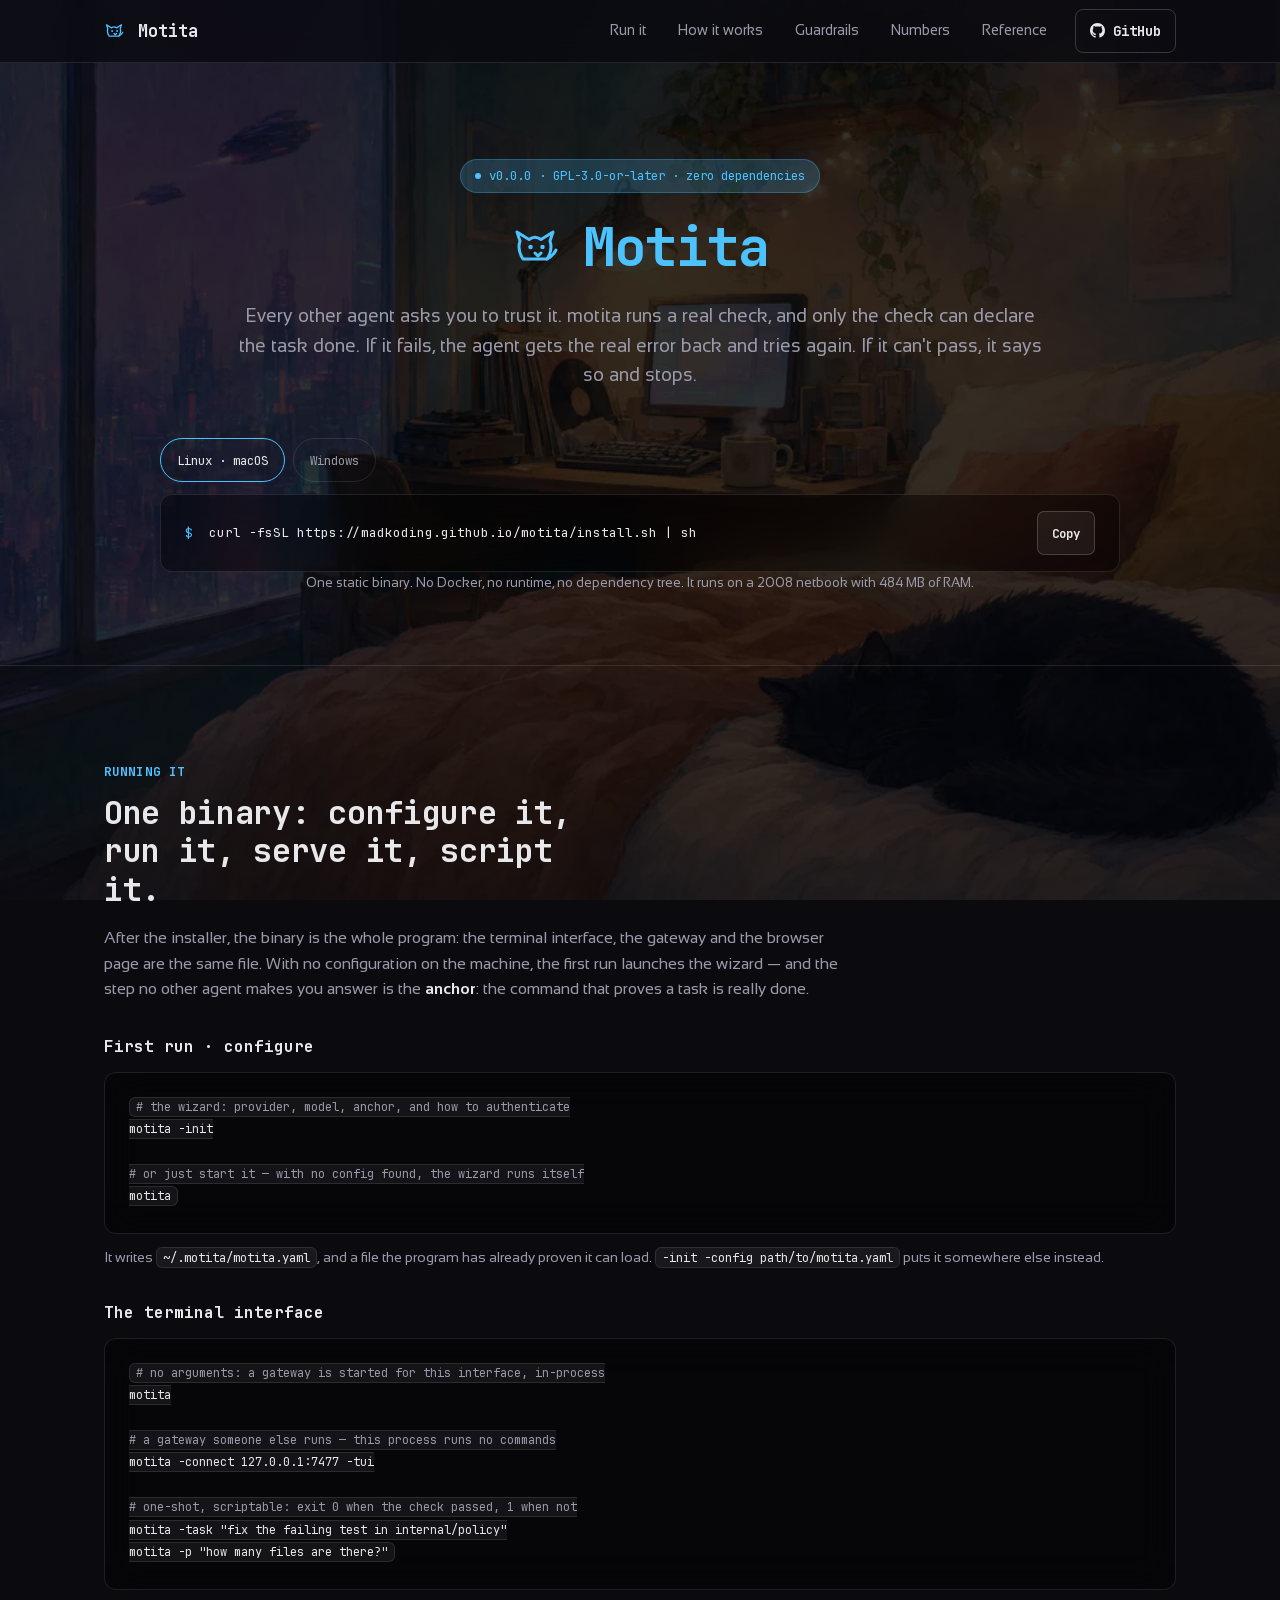
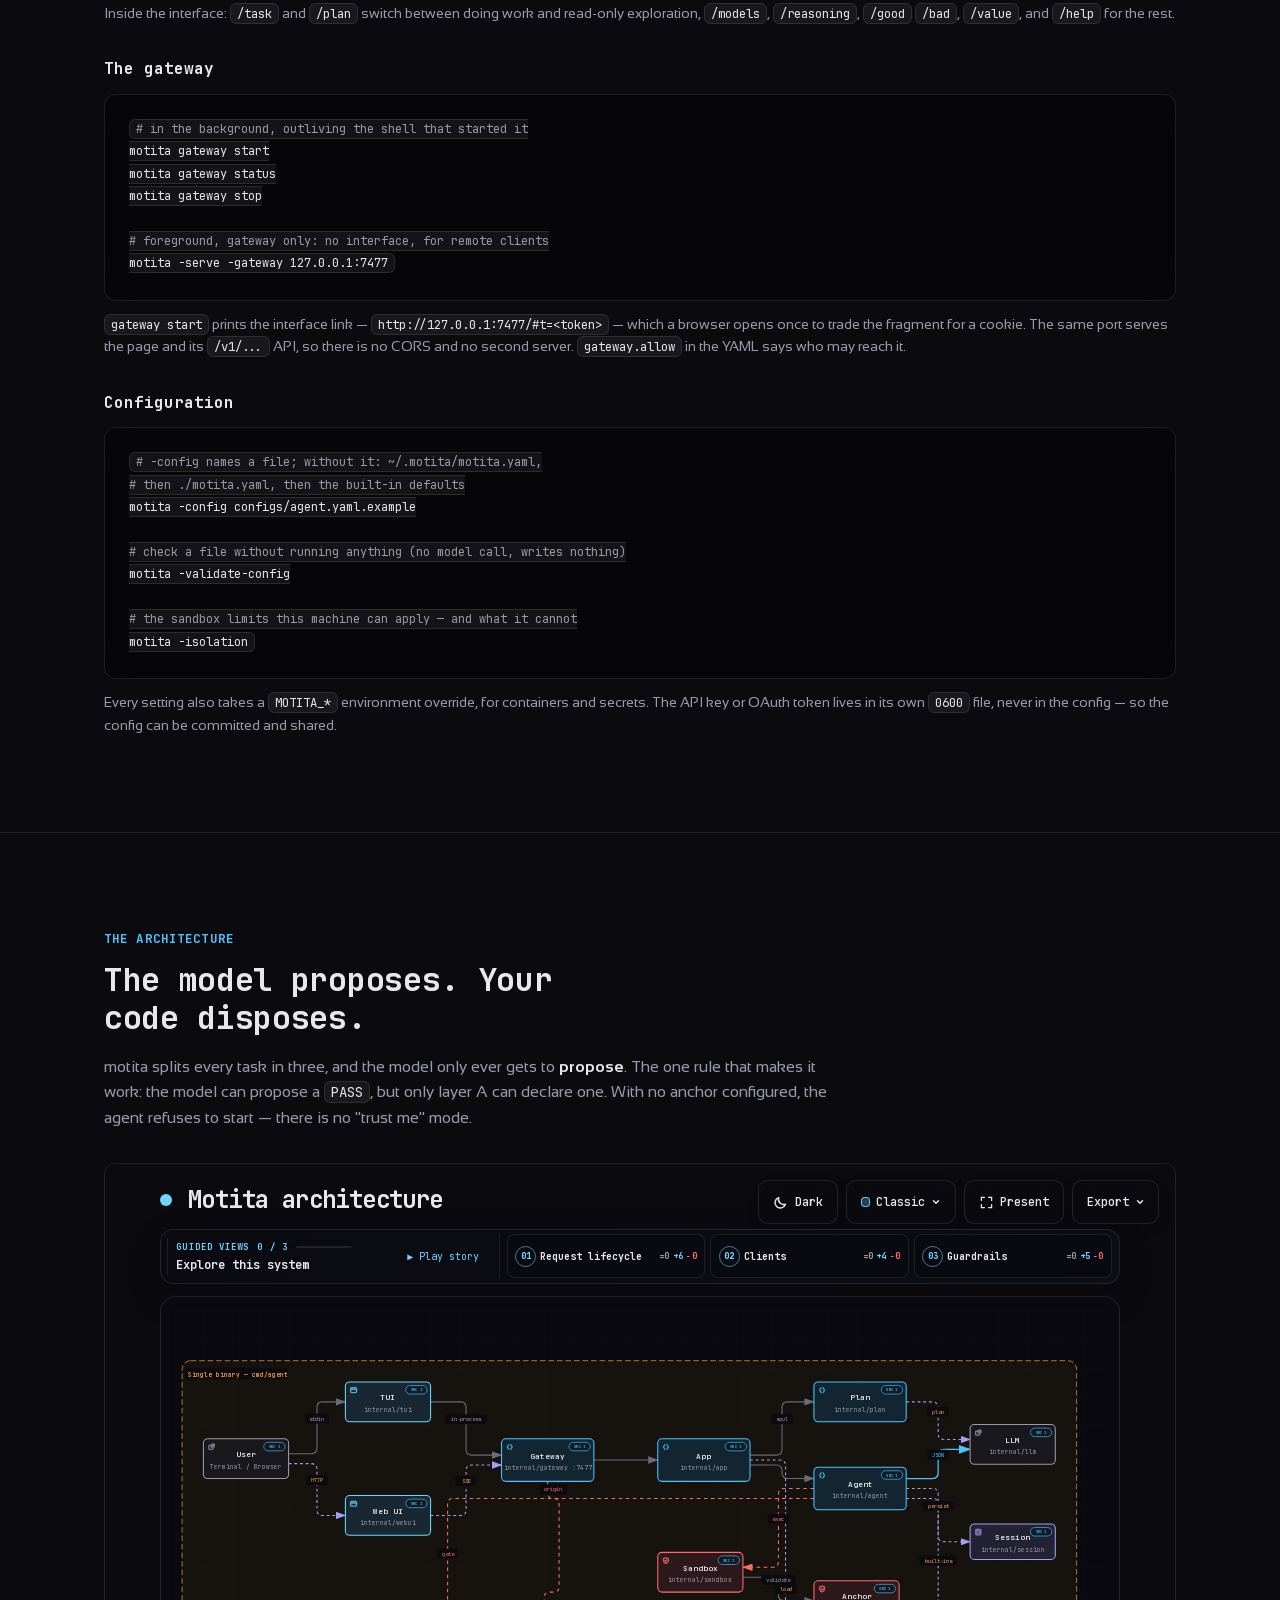
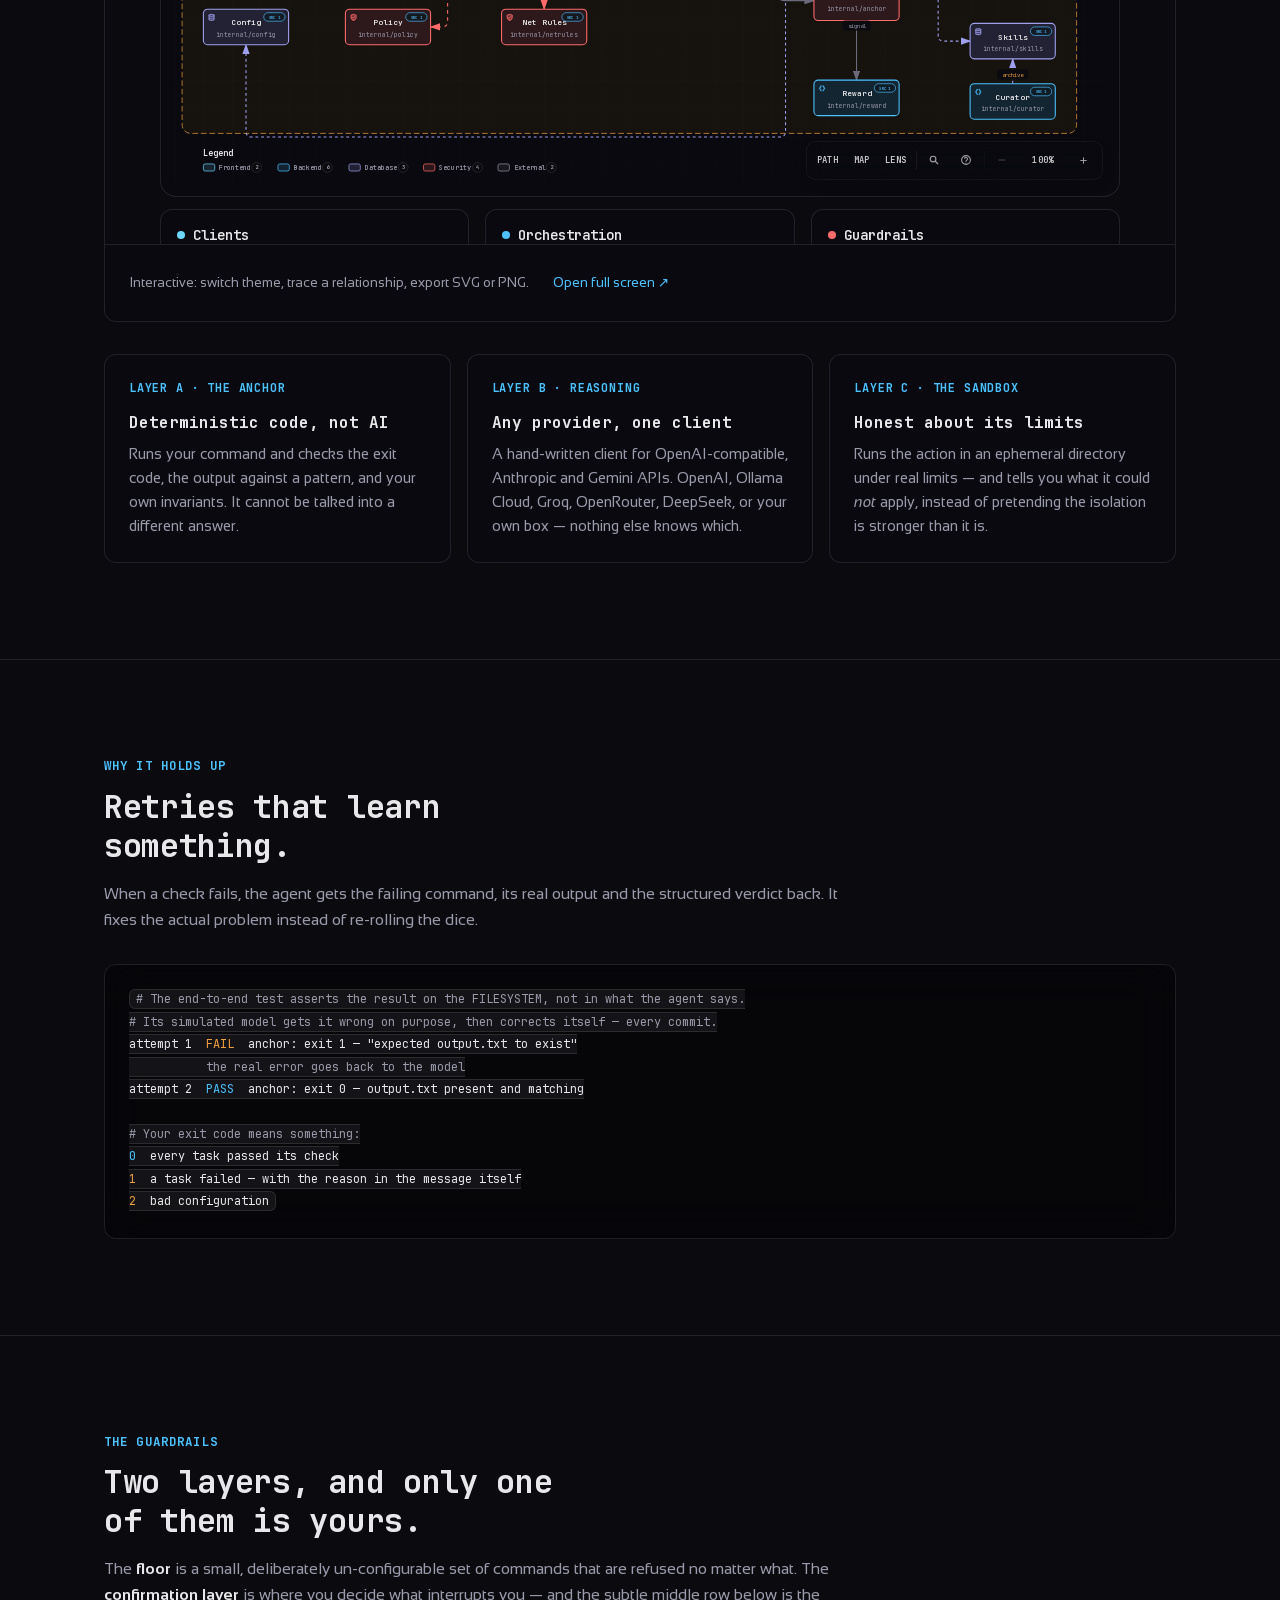
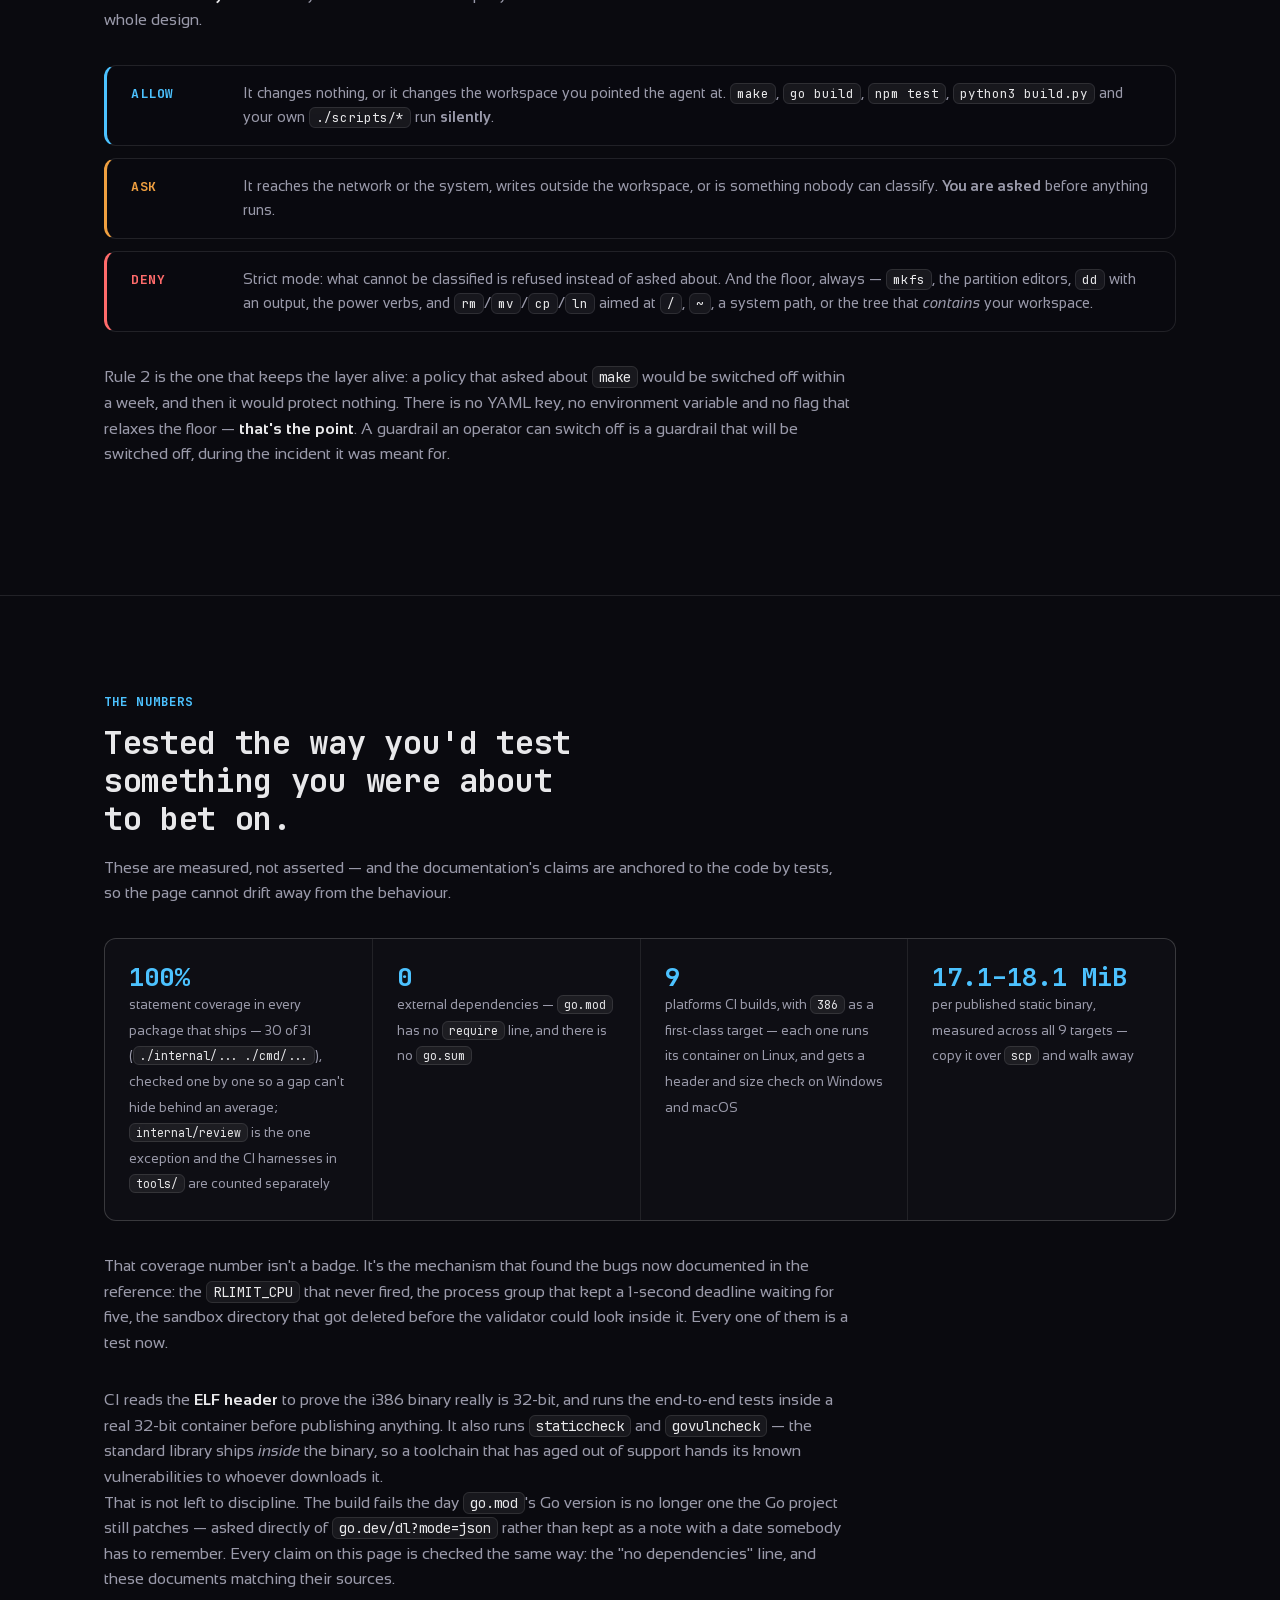
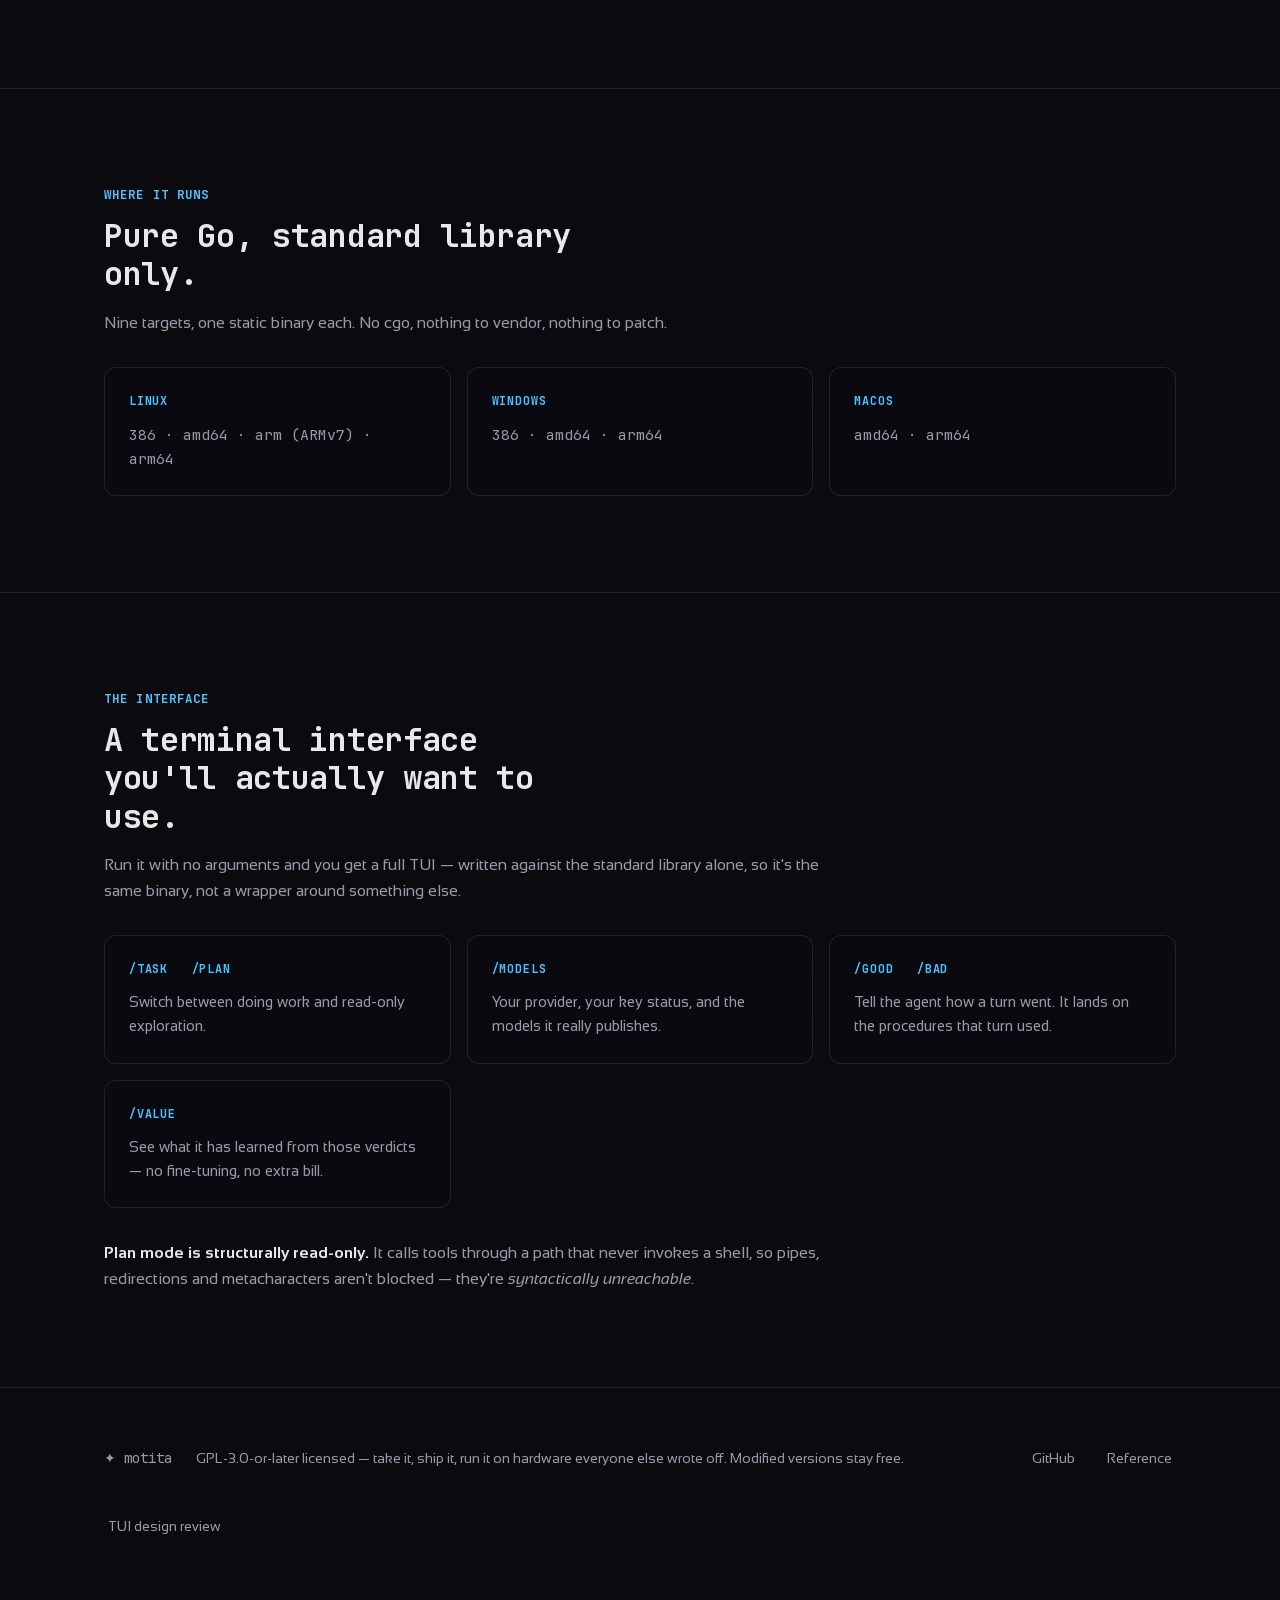
<file: site/index.html>
<!DOCTYPE html>
<html lang="en">
<head>
<meta charset="utf-8">
<meta name="viewport" content="width=device-width, initial-scale=1">
<title>Motita — the AI agent that has to prove it finished</title>
<meta name="description" content="A three-layer AI agent that runs a real check to prove a task is done. One static binary, zero dependencies, runs on a 2008 netbook.">
<meta name="color-scheme" content="dark">
<link rel="icon" href="data:image/svg+xml,<svg xmlns='http://www.w3.org/2000/svg' viewBox='0 0 32 32'><g stroke='%234cc2ff' stroke-width='2' fill='none' stroke-linecap='round' stroke-linejoin='round'><path d='M8 24 Q4 18 6 12 L4 6 L12 11 Q16 8 20 11 L28 6 L26 12 Q28 18 24 24 Z'/><circle cx='13' cy='16' r='1.5' fill='%234cc2ff' stroke='none'/><circle cx='21' cy='16' r='1.5' fill='%234cc2ff' stroke='none'/><path d='M16 20 L18 22 L20 20'/><path d='M24 24 Q28 22 30 18'/></g></svg>">
<!-- Preload the two faces the first paint needs, so the headline is not
     re-laid-out after the illustration has already shown. -->
<link rel="preload" href="fonts/Sansation-Bold.woff2" as="font" type="font/woff2" crossorigin>
<link rel="preload" href="fonts/Sansation-Regular.woff2" as="font" type="font/woff2" crossorigin>
<style>
  /* ─── The product's own fonts, self-hosted ──────────────────────
   * These are the SAME files the browser interface embeds (web/public/),
   * copied verbatim, so page and product are one artifact instead of two
   * that merely resemble each other. Self-hosted and not from a CDN: the
   * binary ships with zero external dependencies, and a page that pulled
   * its type from fonts.googleapis.com would be a claim it cannot keep.
   *
   * Weights are the ones the family actually HAS: Sansation is 300/400/700
   * (+ italics). Writing 500 or 600 here would be a request the browser
   * fakes by synthesis, which is a different letterform, not a heavier one.
   *
   * The icon face (JetBrainsMonoNerdFont-Icons.woff2, 932 KB of PUA glyphs)
   * is deliberately NOT copied: no page here prints a Nerd Font icon, and
   * fetching 932 KB to never draw a glyph is the waste the app's own
   * unicode-range exists to prevent. */
  @font-face {
    font-family: 'Sansation'; font-weight: 300; font-style: normal;
    src: url(fonts/Sansation-Light.woff2) format('woff2'); font-display: swap;
  }
  @font-face {
    font-family: 'Sansation'; font-weight: 300; font-style: italic;
    src: url(fonts/Sansation-LightItalic.woff2) format('woff2'); font-display: swap;
  }
  @font-face {
    font-family: 'Sansation'; font-weight: 400; font-style: normal;
    src: url(fonts/Sansation-Regular.woff2) format('woff2'); font-display: swap;
  }
  @font-face {
    font-family: 'Sansation'; font-weight: 400; font-style: italic;
    src: url(fonts/Sansation-Italic.woff2) format('woff2'); font-display: swap;
  }
  @font-face {
    font-family: 'Sansation'; font-weight: 700; font-style: normal;
    src: url(fonts/Sansation-Bold.woff2) format('woff2'); font-display: swap;
  }
  @font-face {
    font-family: 'Sansation'; font-weight: 700; font-style: italic;
    src: url(fonts/Sansation-BoldItalic.woff2) format('woff2'); font-display: swap;
  }
  @font-face {
    font-family: 'JetBrainsMonoNF'; font-weight: 400; font-style: normal;
    src: url(fonts/JetBrainsMonoNerdFont-Regular.woff2) format('woff2'); font-display: swap;
  }
  @font-face {
    font-family: 'JetBrainsMonoNF'; font-weight: 700; font-style: normal;
    src: url(fonts/JetBrainsMonoNerdFont-Bold.woff2) format('woff2'); font-display: swap;
  }

  /* ─── Design system: motita's own ────────────────────────────────
   * Every token below is read off the running product, not invented:
   *   accent          #4cc2ff  — the app's --accent (tailwind.config.js)
   *   base            #0a0a0f  — .app-bg's background-color
   *   surface         rgba(10,10,16,.78) — .frosted, over the illustration
   *   fg              #e8e8ea  — the app's primary text
   *   muted-fg        #9a9aaa  — the app's secondary text
   *   faint           #6a6a7a  — the app's labels and section headings
   *   warning         #f0a040  — the app's warning (App.tsx)
   *   danger          #ff6b6b  — the app's danger (tailwind.config.js)
   * The page kept a green (#22C55E) that appears nowhere in the product,
   * which meant the site and the thing it describes were two different
   * designs. Tokens first, so every surface reads from one place. */
  :root {
    color-scheme: dark;
    --bg: #0a0a0f;
    --bg-deep: rgba(0, 0, 0, 0.38);
    --card: rgba(10, 10, 16, 0.78);
    --card-solid: #16161e;
    --muted: rgba(255, 255, 255, 0.06);
    --fg: #e8e8ea;
    --muted-fg: #9a9aaa;
    --faint: #6a6a7a;
    --border: rgba(255, 255, 255, 0.10);
    --border-strong: rgba(255, 255, 255, 0.18);
    --accent: #4cc2ff;
    --accent-dim: #3aa8e0;
    --accent-glow: rgba(76, 194, 255, 0.2);
    --on-accent: #0a0a0f;
    --amber: #f0a040;
    --rose: #ff6b6b;
    --cyan: #6dd5ff;
    --violet: #a0a0f0;
    --ring: #4cc2ff;
    --mono: 'JetBrainsMonoNF', ui-monospace, SFMono-Regular, Menlo, monospace;
    --sans: 'Sansation', system-ui, -apple-system, 'Segoe UI', sans-serif;
    --radius: 12px;
    --radius-lg: 16px;
    --blur: blur(20px) saturate(1.3);
    --space-1: 4px;  --space-2: 8px;  --space-3: 12px; --space-4: 16px;
    --space-5: 24px; --space-6: 32px; --space-7: 48px; --space-8: 64px; --space-9: 96px;
  }

  /* The frosted panel: the app's .frosted, and the reason the illustration
     can sit behind the whole page instead of only at the top. */
  .frosted {
    background: var(--card);
    backdrop-filter: var(--blur);
    -webkit-backdrop-filter: var(--blur);
  }

  *, *::before, *::after { box-sizing: border-box; }

  html { scroll-behavior: smooth; }
  @media (prefers-reduced-motion: reduce) {
    html { scroll-behavior: auto; }
    *, *::before, *::after { animation-duration: .01ms !important; transition-duration: .01ms !important; }
  }

  /* ─── The illustration, exactly as the app ships it ──────────────
   * site/chat-bg.webp is a byte copy of web/public/chat-bg.webp, the same
   * picture the browser interface paints behind its own panels. Fixed and
   * cover, so it reads as one continuous scene under a scrolling page
   * instead of a repeating texture.
   *
   * The dark base colour is painted UNDER the image and is what the
   * frosted panels are measured against: on a phone the illustration is
   * narrow, and an unloaded image would otherwise leave text on white.
   *
   * It is decorative and it is NOT the content: `prefers-reduced-data`
   * drops it, and so does a reader who cannot load it. Everything the
   * page claims stands on its own without it. */
  body {
    margin: 0;
    background-color: var(--bg);
    color: var(--fg);
    font-family: var(--sans);
    font-size: 16px;
    line-height: 1.6;
    -webkit-font-smoothing: antialiased;
    overflow-x: hidden;
  }
  body::before {
    content: "";
    position: fixed;
    inset: 0;
    z-index: -1;
    /* The scrim is layered ON TOP of the illustration rather than only dimming
       it with `filter`. Both are needed and they do different things: the
       gradient compresses the whole image uniformly, so the lit window on the
       left stops being a light source under the text, while `brightness` keeps
       the picture's own colour.

       The numbers come from measuring the rendered pixels, not from taste. With
       `brightness(0.42)` alone the brightest pixel under the hero was sRGB ~102,
       and the muted text (#9a9aaa) over it measured 2.05-3.13:1 against a 4.5:1
       requirement - a page that looks atmospheric in a screenshot and is
       genuinely hard to read on a bright panel. The first ancestor-walking
       contrast check cannot catch this: it stops at body's #0a0a0f, a colour the
       illustration paints over, and reports a comfortable pass on pixels nobody
       sees. scripts/measure-site-contrast.js re-measures it against the image. */
    background-image:
      linear-gradient(rgba(10, 10, 15, 0.62), rgba(10, 10, 15, 0.62)),
      url(chat-bg.webp);
    background-size: cover, cover;
    background-position: center, center;
    background-repeat: no-repeat, no-repeat;
    filter: brightness(0.5) saturate(0.9);
  }
  @media (prefers-reduced-data: reduce) {
    body::before { background-image: none; }
  }

  .wrap { max-width: 1120px; margin: 0 auto; padding: 0 var(--space-5); position: relative; z-index: 1; }

  a { color: var(--accent); text-decoration: none; }
  a:hover { text-decoration: underline; text-underline-offset: 3px; }

  /* Visible focus on EVERY interactive control, including in the header. */
  a:focus-visible, button:focus-visible {
    outline: 2px solid var(--ring);
    outline-offset: 3px;
    border-radius: 6px;
  }

  code, kbd, .mono { font-family: var(--mono); }
  code {
    background: var(--muted);
    border: 1px solid var(--border);
    border-radius: 6px;
    padding: 1px 6px;
    font-size: .875em;
    color: var(--fg);
  }

  /* ---------- skip link ---------- */
  .skip {
    position: absolute; left: -9999px; top: 0;
    background: var(--accent); color: var(--on-accent);
    padding: var(--space-3) var(--space-4); border-radius: 0 0 var(--radius) 0;
    font-weight: 700; z-index: 100;
  }
  .skip:focus { left: 0; }

  /* ---------- header ---------- */
  /* Same frosted panel the app's own header uses, so the illustration runs
     the full height of the page and the bar reads as glass over it. */
  header {
    position: sticky; top: 0; z-index: 50;
    background: rgba(10, 10, 16, 0.82);
    backdrop-filter: var(--blur);
    -webkit-backdrop-filter: var(--blur);
    border-bottom: 1px solid var(--border);
  }
  .bar { display: flex; align-items: center; gap: var(--space-5); height: 62px; }
  .brand {
    font-family: var(--mono); font-weight: 700; font-size: 1.05rem;
    color: var(--fg); display: flex; align-items: center; gap: var(--space-2);
    white-space: nowrap;
  }
  .brand span, .brand svg { color: var(--accent); }
  nav { margin-left: auto; display: flex; align-items: center; gap: var(--space-5); }
  /* inline-flex + min-height, so the links keep the same visual line they had
     while the tappable box reaches 44px. A text-only link measures ~23px tall,
     and a short label like "Run it" only 36px wide - both are misses on a phone
     and invisible in a screenshot. The horizontal padding is what carries the
     short labels: it is 4px a side, so the row looks unchanged. */
  nav a {
    color: var(--muted-fg); font-size: .9rem; font-weight: 400; white-space: nowrap;
    display: inline-flex; align-items: center; justify-content: center;
    min-height: 44px; padding: 0 var(--space-1);
  }
  nav a:hover { color: var(--fg); text-decoration: none; }
  .gh {
    display: inline-flex; align-items: center; gap: var(--space-2);
    border: 1px solid var(--border-strong); border-radius: 8px;
    padding: 10px 14px; color: var(--fg); font-size: .875rem; font-weight: 700;
    font-family: var(--mono); min-height: 44px;
  }
  .gh:hover { border-color: var(--accent); text-decoration: none; background: var(--accent-glow); }
  @media (max-width: 860px) { nav a:not(.gh) { display: none; } }

  /* ---------- hero ---------- */
  .hero { padding: var(--space-9) 0 var(--space-7); text-align: center; }
  .pill {
    display: inline-flex; align-items: center; gap: var(--space-2);
    font-family: var(--mono); font-size: .78rem; font-weight: 400;
    color: var(--accent); background: var(--accent-glow);
    border: 1px solid rgba(76, 194, 255, 0.28); border-radius: 100px;
    padding: 6px 14px; margin-bottom: var(--space-5);
  }
  .dot { width: 6px; height: 6px; border-radius: 50%; background: var(--accent); }

  h1 {
    font-family: var(--mono); font-weight: 700;
    font-size: clamp(2rem, 5.2vw, 3.35rem);
    line-height: 1.12; letter-spacing: -.02em;
    margin: 0 0 var(--space-5); max-width: 20ch; margin-inline: auto;
  }
  h1 em { font-style: normal; color: var(--accent); }
  .hero-title { color: var(--accent); display: flex; align-items: center; justify-content: center; gap: var(--space-3); }
  .hero-title svg { color: var(--accent); flex-shrink: 0; }
  .lede {
    font-size: clamp(1rem, 2vw, 1.16rem); color: var(--muted-fg);
    max-width: 62ch; margin: 0 auto var(--space-7);
  }

  /* ---------- install ---------- */
  .install { max-width: 960px; margin: 0 auto var(--space-5); }
  .cmd {
    display: flex; align-items: center; gap: var(--space-4);
    background: rgba(0, 0, 0, 0.42); border: 1px solid var(--border);
    border-radius: var(--radius); padding: var(--space-4) var(--space-5);
    font-family: var(--mono); font-size: .8rem; text-align: left;
    backdrop-filter: var(--blur);
    -webkit-backdrop-filter: var(--blur);
  }
  .cmd .prompt { color: var(--accent); user-select: none; flex: none; }
  .cmd code {
    background: none; border: 0; padding: 0; flex: 1;
    overflow-x: auto; white-space: nowrap; color: var(--fg); font-size: .8rem;
  }
  .copy {
    flex: none; background: var(--muted); color: var(--fg);
    border: 1px solid var(--border-strong); border-radius: 7px;
    padding: 11px 14px; font-family: var(--mono); font-size: .78rem;
    font-weight: 700; cursor: pointer; min-height: 44px;
    transition: background .15s ease, border-color .15s ease;
  }
  .copy:hover { background: var(--border); border-color: var(--accent); }
  .hero-note { font-size: .82rem; color: var(--muted-fg); margin: 0; }

  /* Two installers, one for each kind of machine. The tabs reuse the page's own tokens
     (--muted-fg at rest, --fg when selected) rather than introducing a colour pair: a new
     combination would also be a new contrast question, and scripts/cdp_site_contrast.py
     already measures these two against the background. */
  .tabs { display: flex; gap: var(--space-2); margin-bottom: var(--space-3); }
  .tab {
    background: none; border: 1px solid var(--border); border-radius: 100px;
    color: var(--muted-fg); font-family: var(--mono); font-size: .78rem;
    padding: 8px 16px; min-height: 44px; cursor: pointer;
    transition: color .15s ease, border-color .15s ease;
  }
  .tab:hover { border-color: var(--accent); }
  .tab[aria-selected="true"] { color: var(--fg); border-color: var(--accent); }
  .panel[hidden] { display: none; }

  /* ---------- run: launch commands ---------- */
  /* The four blocks are a grid, and a grid child defaults to min-width:auto —
     meaning the longest command inside a <pre> stretches the column instead of
     scrolling inside it. min-width:0 is what keeps the page from going wide on a
     phone; the code block scrolls, the layout does not. */
  .run { display: grid; gap: var(--space-6); margin-top: var(--space-6); }
  .run > div { min-width: 0; }
  .run h3 { margin-top: 0; }
  .run pre { margin-top: var(--space-3); }
  .run .hint {
    color: var(--muted-fg); font-size: .88rem; margin: var(--space-3) 0 0;
  }

  /* ---------- sections ---------- */
  section { padding: var(--space-9) 0; border-top: 1px solid var(--border); }
  .eyebrow {
    font-family: var(--mono); font-size: .78rem; font-weight: 700;
    color: var(--accent); letter-spacing: .09em; text-transform: uppercase;
    margin: 0 0 var(--space-3);
  }
  h2 {
    font-family: var(--mono); font-size: clamp(1.4rem, 3.2vw, 2rem);
    font-weight: 700; letter-spacing: -.01em; line-height: 1.2;
    margin: 0 0 var(--space-4); max-width: 26ch;
  }
  h3 { font-family: var(--mono); font-size: 1rem; font-weight: 700; margin: 0 0 var(--space-2); }
  .sub { color: var(--muted-fg); max-width: 68ch; margin: 0 0 var(--space-6); }
  .sub strong { color: var(--fg); font-weight: 700; }

  /* Cards are frosted panels now, not opaque blocks: the illustration
     shows through every one of them the same way it does in the app. */
  .cards {
    display: grid; gap: var(--space-4);
    grid-template-columns: repeat(auto-fit, minmax(min(100%, 280px), 1fr));
  }
  .card {
    background: var(--card); border: 1px solid var(--border);
    border-radius: var(--radius); padding: var(--space-5);
    backdrop-filter: var(--blur);
    -webkit-backdrop-filter: var(--blur);
  }
  .card p { margin: 0; color: var(--muted-fg); font-size: .93rem; }
  .card .k {
    font-family: var(--mono); font-size: .74rem; font-weight: 700;
    color: var(--accent); letter-spacing: .07em; text-transform: uppercase;
    display: block; margin-bottom: var(--space-3);
  }

  ul.plain { list-style: none; padding: 0; margin: 0; }
  ul.plain li {
    position: relative; padding-left: var(--space-5);
    color: var(--muted-fg); font-size: .93rem; margin-bottom: var(--space-3);
  }
  ul.plain li::before {
    content: "▸"; position: absolute; left: 0; color: var(--accent);
  }
  ul.plain li strong { color: var(--fg); }

  /* ---------- verdict table ---------- */
  .verdicts { display: grid; gap: var(--space-3); }
  .v {
    display: grid; grid-template-columns: 96px 1fr; gap: var(--space-4);
    align-items: baseline; background: var(--card);
    border: 1px solid var(--border); border-left-width: 3px;
    border-radius: var(--radius); padding: var(--space-4) var(--space-5);
    backdrop-filter: var(--blur);
    -webkit-backdrop-filter: var(--blur);
  }
  .v.allow { border-left-color: var(--accent); }
  .v.ask   { border-left-color: var(--amber); }
  .v.deny  { border-left-color: var(--rose); }
  .v b { font-family: var(--mono); font-size: .82rem; letter-spacing: .04em; }
  .v.allow b { color: var(--accent); }
  .v.ask b { color: var(--amber); }
  .v.deny b { color: var(--rose); }
  .v span { color: var(--muted-fg); font-size: .92rem; }
  .v span code { font-size: .85em; }
  @media (max-width: 560px) { .v { grid-template-columns: 1fr; gap: var(--space-2); } }

  /* ---------- stats ---------- */
  /* The 1px gap is the border colour showing through, so the seams match
     the panels. Each cell is frosted like every other surface. */
  .stats {
    display: grid; gap: 1px; background: var(--border);
    border: 1px solid var(--border); border-radius: var(--radius);
    grid-template-columns: repeat(auto-fit, minmax(min(100%, 168px), 1fr));
    overflow: hidden;
  }
  .stat { background: var(--card); padding: var(--space-5); backdrop-filter: var(--blur); -webkit-backdrop-filter: var(--blur); }
  .stat .n {
    font-family: var(--mono); font-size: 1.6rem; font-weight: 700;
    color: var(--accent); line-height: 1.1; display: block;
  }
  .stat .l { font-size: .82rem; color: var(--muted-fg); margin-top: var(--space-2); }

  /* ---------- diagram ---------- */
  .diagram {
    background: var(--card); border: 1px solid var(--border);
    border-radius: var(--radius); overflow: hidden; margin-top: var(--space-6);
    backdrop-filter: var(--blur);
    -webkit-backdrop-filter: var(--blur);
  }
  .diagram iframe {
    width: 100%; height: 680px; border: 0; display: block; background: #0a0a0f;
  }
  .diagram .foot {
    display: flex; align-items: center; gap: var(--space-3); flex-wrap: wrap;
    padding: var(--space-4) var(--space-5); border-top: 1px solid var(--border);
    font-size: .85rem; color: var(--muted-fg);
  }

  /* ---------- code block ---------- */
  /* --bg-deep is a translucent black over the illustration rather than an
     opaque navy: the page is one continuous scene, and a solid slab in the
     middle of it reads as a hole. */
  pre {
    background: var(--bg-deep); border: 1px solid var(--border);
    border-radius: var(--radius); padding: var(--space-5);
    overflow-x: auto; font-size: .85rem; line-height: 1.65; margin: 0;
    backdrop-filter: var(--blur);
    -webkit-backdrop-filter: var(--blur);
  }
  pre .c { color: var(--muted-fg); }
  pre .g { color: var(--accent); }
  pre .y { color: var(--amber); }

  /* ---------- footer ---------- */
  footer {
    border-top: 1px solid var(--border); padding: var(--space-7) 0;
    color: var(--muted-fg); font-size: .875rem;
  }
  .frow { display: flex; gap: var(--space-5); flex-wrap: wrap; align-items: center; }
  .frow .sep { flex: 1; }
  footer a {
    color: var(--muted-fg); display: inline-flex; align-items: center;
    min-height: 44px; padding: 0 var(--space-1);
  }
  footer a:hover { color: var(--accent); }
  /* The inline "open full screen" link gets the same touch area as the rest. */
  .diagram .foot a { display: inline-flex; align-items: center; min-height: 44px; }

  .sr { position: absolute; width: 1px; height: 1px; padding: 0; margin: -1px; overflow: hidden; clip: rect(0 0 0 0); white-space: nowrap; border: 0; }
</style>
</head>
<body>
<a class="skip" href="#main">Skip to content</a>

<header>
  <div class="wrap bar">
    <span class="brand"><svg viewBox="0 0 32 32" width="20" height="20" style="vertical-align:middle;margin-right:6px"><g stroke="currentColor" stroke-width="2" fill="none" stroke-linecap="round" stroke-linejoin="round"><path d="M8 24 Q4 18 6 12 L4 6 L12 11 Q16 8 20 11 L28 6 L26 12 Q28 18 24 24 Z"/><circle cx="13" cy="16" r="1.5" fill="currentColor" stroke="none"/><circle cx="21" cy="16" r="1.5" fill="currentColor" stroke="none"/><path d="M16 20 L18 22 L20 20"/><path d="M24 24 Q28 22 30 18"/></g></svg>Motita</span>
    <nav>
      <a href="#run">Run it</a>
      <a href="#how">How it works</a>
      <a href="#guardrails">Guardrails</a>
      <a href="#numbers">Numbers</a>
      <a href="REFERENCE.md">Reference</a>
      <a class="gh" href="https://github.com/madkoding/motita">
        <svg width="15" height="15" viewBox="0 0 16 16" fill="currentColor" aria-hidden="true"><path d="M8 0C3.58 0 0 3.58 0 8c0 3.54 2.29 6.53 5.47 7.59.4.07.55-.17.55-.38 0-.19-.01-.82-.01-1.49-2.01.37-2.53-.49-2.69-.94-.09-.23-.48-.94-.82-1.13-.28-.15-.68-.52-.01-.53.63-.01 1.08.58 1.23.82.72 1.21 1.87.87 2.33.66.07-.52.28-.87.51-1.07-1.78-.2-3.64-.89-3.64-3.95 0-.87.31-1.59.82-2.15-.08-.2-.36-1.02.08-2.12 0 0 .67-.21 2.2.82.64-.18 1.32-.27 2-.27s1.36.09 2 .27c1.53-1.04 2.2-.82 2.2-.82.44 1.1.16 1.92.08 2.12.51.56.82 1.27.82 2.15 0 3.07-1.87 3.75-3.65 3.95.29.25.54.73.54 1.48 0 1.07-.01 1.93-.01 2.2 0 .21.15.46.55.38A8.01 8.01 0 0 0 16 8c0-4.42-3.58-8-8-8Z"/></svg>
        GitHub
      </a>
    </nav>
  </div>
</header>

<main id="main">

  <div class="wrap hero">
    <!-- The version is NOT written here by hand: the pages workflow replaces
         the marker below with the tag being published, so this line cannot
         drift from what was actually released. It is deliberately a v0.0.0
         fallback so an unfilled marker is obvious in a local render instead of
         silently showing a plausible old number. -->
    <span class="pill"><span class="dot" aria-hidden="true"></span> <span data-motita-version>v0.0.0</span> · GPL-3.0-or-later · zero dependencies</span>
    <h1 class="hero-title"><svg viewBox="0 0 32 32" width="48" height="48" style="vertical-align:middle;margin-right:12px"><g stroke="currentColor" stroke-width="2" fill="none" stroke-linecap="round" stroke-linejoin="round"><path d="M8 24 Q4 18 6 12 L4 6 L12 11 Q16 8 20 11 L28 6 L26 12 Q28 18 24 24 Z"/><circle cx="13" cy="16" r="1.5" fill="currentColor" stroke="none"/><circle cx="21" cy="16" r="1.5" fill="currentColor" stroke="none"/><path d="M16 20 L18 22 L20 20"/><path d="M24 24 Q28 22 30 18"/></g></svg>Motita</h1>
    <p class="lede">
      Every other agent asks you to trust it. motita runs a real check, and only
      the check can declare the task done. If it fails, the agent gets the real
      error back and tries again. If it can't pass, it says so and stops.
    </p>

    <div class="install">
      <!-- Two tabs. The `hidden` on the Windows panel is in the MARKUP rather than being set
           by the script, so that with JavaScript there is no flash of both commands before
           the script runs. That choice costs a reader with JavaScript BLOCKED the Windows
           command - the panel stays closed and no script is there to open it - so the
           <noscript> below gives them both commands instead. Measured: with
           --disable-javascript the panel really is closed and the noscript block is what
           carries the command. -->
      <div class="tabs" role="tablist" aria-label="Install command by platform">
        <button class="tab" type="button" role="tab" id="tab-unix"
                aria-selected="true" aria-controls="panel-unix">Linux &middot; macOS</button>
        <button class="tab" type="button" role="tab" id="tab-windows"
                aria-selected="false" aria-controls="panel-windows" tabindex="-1">Windows</button>
      </div>

      <div class="panel" id="panel-unix" role="tabpanel" aria-labelledby="tab-unix">
        <div class="cmd">
          <span class="prompt" aria-hidden="true">$</span>
          <code id="install-cmd">curl -fsSL https://madkoding.github.io/motita/install.sh | sh</code>
          <button class="copy" type="button" data-copy="install-cmd">Copy</button>
        </div>
      </div>

      <div class="panel" id="panel-windows" role="tabpanel" aria-labelledby="tab-windows" hidden>
        <div class="cmd">
          <span class="prompt" aria-hidden="true">&gt;</span>
          <code id="install-cmd-windows">irm https://madkoding.github.io/motita/install.ps1 | iex</code>
          <button class="copy" type="button" data-copy="install-cmd-windows">Copy</button>
        </div>
      </div>

      <!-- No JavaScript: the tabs cannot switch, so show the command they would have
           revealed and take the dead controls away. The Unix command is NOT repeated here -
           panel-unix is already visible on its own - which is what an earlier draft of this
           block got wrong, and only measuring it (scripting disabled, 3 visible rows with
           the Unix command twice) showed it.
           A <style> inside <noscript> is parsed only when scripting is off, which is exactly
           the condition it is for. -->
      <noscript>
        <style>.tabs { display: none; }</style>
        <div class="cmd">
          <span class="prompt" aria-hidden="true">&gt;</span>
          <code>irm https://madkoding.github.io/motita/install.ps1 | iex</code>
        </div>
      </noscript>

      <!-- ONE status region for both buttons: it lived inside the single command row
           before, and with two panels it would have had to be duplicated. -->
      <span class="sr" role="status" id="copy-status"></span>
      <p class="hero-note">One static binary. No Docker, no runtime, no dependency tree. It runs on a 2008 netbook with 484 MB of RAM.</p>
    </div>

  </div>

  <section id="run">
    <div class="wrap">
      <p class="eyebrow">Running it</p>
      <h2>One binary: configure it, run it, serve it, script it.</h2>
      <p class="sub">
        After the installer, the binary is the whole program: the terminal interface,
        the gateway and the browser page are the same file. With no configuration on
        the machine, the first run launches the wizard — and the step no other agent
        makes you answer is the <strong>anchor</strong>: the command that proves a task
        is really done.
      </p>

      <div class="run">
        <div>
          <h3>First run · configure</h3>
<pre><code><span class="c"># the wizard: provider, model, anchor, and how to authenticate</span>
motita -init

<span class="c"># or just start it — with no config found, the wizard runs itself</span>
motita</code></pre>
          <p class="hint">
            It writes <code>~/.motita/motita.yaml</code>, and a file the program has
            already proven it can load. <code>-init -config path/to/motita.yaml</code>
            puts it somewhere else instead.
          </p>
        </div>

        <div>
          <h3>The terminal interface</h3>
<pre><code><span class="c"># no arguments: a gateway is started for this interface, in-process</span>
motita

<span class="c"># a gateway someone else runs — this process runs no commands</span>
motita -connect 127.0.0.1:7477 -tui

<span class="c"># one-shot, scriptable: exit 0 when the check passed, 1 when not</span>
motita -task "fix the failing test in internal/policy"
motita -p "how many files are there?"</code></pre>
          <p class="hint">
            Inside the interface: <code>/task</code> and <code>/plan</code> switch between
            doing work and read-only exploration, <code>/models</code>,
            <code>/reasoning</code>, <code>/good</code> <code>/bad</code>,
            <code>/value</code>, and <code>/help</code> for the rest.
          </p>
        </div>

        <div>
          <h3>The gateway</h3>
<pre><code><span class="c"># in the background, outliving the shell that started it</span>
motita gateway start
motita gateway status
motita gateway stop

<span class="c"># foreground, gateway only: no interface, for remote clients</span>
motita -serve -gateway 127.0.0.1:7477</code></pre>
          <p class="hint">
            <code>gateway start</code> prints the interface link —
            <code>http://127.0.0.1:7477/#t=&lt;token&gt;</code> — which a browser opens
            once to trade the fragment for a cookie. The same port serves the page and
            its <code>/v1/...</code> API, so there is no CORS and no second server.
            <code>gateway.allow</code> in the YAML says who may reach it.
          </p>
        </div>

        <div>
          <h3>Configuration</h3>
<pre><code><span class="c"># -config names a file; without it: ~/.motita/motita.yaml,</span>
<span class="c"># then ./motita.yaml, then the built-in defaults</span>
motita -config configs/agent.yaml.example

<span class="c"># check a file without running anything (no model call, writes nothing)</span>
motita -validate-config

<span class="c"># the sandbox limits this machine can apply — and what it cannot</span>
motita -isolation</code></pre>
          <p class="hint">
            Every setting also takes a <code>MOTITA_*</code> environment override, for
            containers and secrets. The API key or OAuth token lives in its own
            <code>0600</code> file, never in the config — so the config can be committed
            and shared.
          </p>
        </div>
      </div>
    </div>
  </section>

  <section id="how">
    <div class="wrap">
      <p class="eyebrow">The architecture</p>
      <h2>The model proposes. Your code disposes.</h2>
      <p class="sub">
        motita splits every task in three, and the model only ever gets to
        <strong>propose</strong>. The one rule that makes it work: the model can propose a
        <code>PASS</code>, but only layer A can declare one. With no anchor configured,
        the agent refuses to start — there is no "trust me" mode.
      </p>

      <div class="diagram">
        <iframe src="architecture.html?theme=dark" title="Interactive motita architecture diagram" loading="lazy"></iframe>
        <div class="foot">
          <span>Interactive: switch theme, trace a relationship, export SVG or PNG.</span>
          <span class="sep"></span>
          <a href="architecture.html" target="_blank" rel="noopener">Open full screen ↗</a>
        </div>
      </div>

      <div class="cards" style="margin-top: var(--space-6)">
        <div class="card">
          <span class="k">Layer A · the anchor</span>
          <h3>Deterministic code, not AI</h3>
          <p>Runs your command and checks the exit code, the output against a pattern, and your own invariants. It cannot be talked into a different answer.</p>
        </div>
        <div class="card">
          <span class="k">Layer B · reasoning</span>
          <h3>Any provider, one client</h3>
          <p>A hand-written client for OpenAI-compatible, Anthropic and Gemini APIs. OpenAI, Ollama Cloud, Groq, OpenRouter, DeepSeek, or your own box — nothing else knows which.</p>
        </div>
        <div class="card">
          <span class="k">Layer C · the sandbox</span>
          <h3>Honest about its limits</h3>
          <p>Runs the action in an ephemeral directory under real limits — and tells you what it could <em>not</em> apply, instead of pretending the isolation is stronger than it is.</p>
        </div>
      </div>
    </div>
  </section>

  <section>
    <div class="wrap">
      <p class="eyebrow">Why it holds up</p>
      <h2>Retries that learn something.</h2>
      <p class="sub">
        When a check fails, the agent gets the failing command, its real output and the
        structured verdict back. It fixes the actual problem instead of re-rolling the dice.
      </p>

      <pre><code><span class="c"># The end-to-end test asserts the result on the FILESYSTEM, not in what the agent says.</span>
<span class="c"># Its simulated model gets it wrong on purpose, then corrects itself — every commit.</span>
attempt 1  <span class="y">FAIL</span>  anchor: exit 1 — "expected output.txt to exist"
           <span class="c">the real error goes back to the model</span>
attempt 2  <span class="g">PASS</span>  anchor: exit 0 — output.txt present and matching

<span class="c"># Your exit code means something:</span>
<span class="g">0</span>  every task passed its check
<span class="y">1</span>  a task failed — with the reason in the message itself
<span class="y">2</span>  bad configuration</code></pre>
    </div>
  </section>

  <section id="guardrails">
    <div class="wrap">
      <p class="eyebrow">The guardrails</p>
      <h2>Two layers, and only one of them is yours.</h2>
      <p class="sub">
        The <strong>floor</strong> is a small, deliberately un-configurable set of commands that are
        refused no matter what. The <strong>confirmation layer</strong> is where you decide what
        interrupts you — and the subtle middle row below is the whole design.
      </p>

      <div class="verdicts">
        <div class="v allow">
          <b>ALLOW</b>
          <span>It changes nothing, or it changes the workspace you pointed the agent at. <code>make</code>, <code>go build</code>, <code>npm test</code>, <code>python3 build.py</code> and your own <code>./scripts/*</code> run <strong>silently</strong>.</span>
        </div>
        <div class="v ask">
          <b>ASK</b>
          <span>It reaches the network or the system, writes outside the workspace, or is something nobody can classify. <strong>You are asked</strong> before anything runs.</span>
        </div>
        <div class="v deny">
          <b>DENY</b>
          <span>Strict mode: what cannot be classified is refused instead of asked about. And the floor, always — <code>mkfs</code>, the partition editors, <code>dd</code> with an output, the power verbs, and <code>rm</code>/<code>mv</code>/<code>cp</code>/<code>ln</code> aimed at <code>/</code>, <code>~</code>, a system path, or the tree that <em>contains</em> your workspace.</span>
        </div>
      </div>

      <p class="sub" style="margin-top: var(--space-6)">
        Rule 2 is the one that keeps the layer alive: a policy that asked about
        <code>make</code> would be switched off within a week, and then it would protect
        nothing. There is no YAML key, no environment variable and no flag that relaxes
        the floor — <strong>that's the point</strong>. A guardrail an operator can switch off is a
        guardrail that will be switched off, during the incident it was meant for.
      </p>
    </div>
  </section>

  <section id="numbers">
    <div class="wrap">
      <p class="eyebrow">The numbers</p>
      <h2>Tested the way you'd test something you were about to bet on.</h2>
      <p class="sub">
        These are measured, not asserted — and the documentation's claims are anchored to
        the code by tests, so the page cannot drift away from the behaviour.
      </p>

      <div class="stats">
        <div class="stat"><span class="n">100%</span><span class="l">statement coverage in every package that ships — 30 of 31 (<code>./internal/... ./cmd/...</code>), checked one by one so a gap can't hide behind an average; <code>internal/review</code> is the one exception and the CI harnesses in <code>tools/</code> are counted separately</span></div>
        <div class="stat"><span class="n">0</span><span class="l">external dependencies — <code>go.mod</code> has no <code>require</code> line, and there is no <code>go.sum</code></span></div>
        <div class="stat"><span class="n">9</span><span class="l">platforms CI builds, with <code>386</code> as a first-class target — each one runs its container on Linux, and gets a header and size check on Windows and macOS</span></div>
        <div class="stat"><span class="n">17.1–18.1&nbsp;MiB</span><span class="l">per published static binary, measured across all 9 targets — copy it over <code>scp</code> and walk away</span></div>
      </div>

      <p class="sub" style="margin-top: var(--space-6)">
        That coverage number isn't a badge. It's the mechanism that found the bugs now
        documented in the reference: the <code>RLIMIT_CPU</code> that never fired, the process
        group that kept a 1-second deadline waiting for five, the sandbox directory that got
        deleted before the validator could look inside it. Every one of them is a test now.
      </p>

      <p class="sub" style="margin-bottom: 0">
        CI reads the <strong>ELF header</strong> to prove the i386 binary really is 32-bit, and runs the
        end-to-end tests inside a real 32-bit container before publishing anything. It also runs
        <code>staticcheck</code> and <code>govulncheck</code> — the standard library ships <em>inside</em> the
        binary, so a toolchain that has aged out of support hands its known vulnerabilities to whoever
        downloads it.
      </p>

      <p class="sub" style="margin-bottom: 0">
        That is not left to discipline. The build fails the day <code>go.mod</code>'s Go version is no
        longer one the Go project still patches — asked directly of
        <code>go.dev/dl?mode=json</code> rather than kept as a note with a date somebody has to remember.
        Every claim on this page is checked the same way: the "no dependencies" line, and these
        documents matching their sources.
      </p>
    </div>
  </section>

  <section>
    <div class="wrap">
      <p class="eyebrow">Where it runs</p>
      <h2>Pure Go, standard library only.</h2>
      <p class="sub">Nine targets, one static binary each. No cgo, nothing to vendor, nothing to patch.</p>
      <div class="cards">
        <div class="card"><span class="k">Linux</span><p class="mono">386 · amd64 · arm (ARMv7) · arm64</p></div>
        <div class="card"><span class="k">Windows</span><p class="mono">386 · amd64 · arm64</p></div>
        <div class="card"><span class="k">macOS</span><p class="mono">amd64 · arm64</p></div>
      </div>
    </div>
  </section>

  <section>
    <div class="wrap">
      <p class="eyebrow">The interface</p>
      <h2>A terminal interface you'll actually want to use.</h2>
      <p class="sub">
        Run it with no arguments and you get a full TUI — written against the standard
        library alone, so it's the same binary, not a wrapper around something else.
      </p>
      <div class="cards">
        <div class="card"><span class="k">/task &nbsp; /plan</span><p>Switch between doing work and read-only exploration.</p></div>
        <div class="card"><span class="k">/models</span><p>Your provider, your key status, and the models it really publishes.</p></div>
        <div class="card"><span class="k">/good &nbsp; /bad</span><p>Tell the agent how a turn went. It lands on the procedures that turn used.</p></div>
        <div class="card"><span class="k">/value</span><p>See what it has learned from those verdicts — no fine-tuning, no extra bill.</p></div>
      </div>
      <p class="sub" style="margin-top: var(--space-6); margin-bottom: 0">
        <strong>Plan mode is structurally read-only.</strong> It calls tools through a path that never
        invokes a shell, so pipes, redirections and metacharacters aren't blocked —
        they're <em>syntactically unreachable</em>.
      </p>
    </div>
  </section>

</main>

<footer>
  <div class="wrap frow">
    <span class="mono">✦ motita</span>
    <span>GPL-3.0-or-later licensed — take it, ship it, run it on hardware everyone else wrote off. Modified versions stay free.</span>
    <span class="sep"></span>
    <a href="https://github.com/madkoding/motita">GitHub</a>
    <a href="REFERENCE.md">Reference</a>
    <a href="TUI-DESIGN-REVIEW.md">TUI design review</a>
  </div>
</footer>

<script>
  // Two behaviours, and the page works without either: the Windows panel carries `hidden`
  // in the MARKUP (not set by this script), so a reader with JavaScript blocked still sees
  // the Windows command rather than an empty box.
  (function () {
    var tabs = Array.prototype.slice.call(document.querySelectorAll('.tab'));

    function select(tab) {
      tabs.forEach(function (other) {
        var panel = document.getElementById(other.getAttribute('aria-controls'));
        var on = other === tab;
        other.setAttribute('aria-selected', on ? 'true' : 'false');
        other.tabIndex = on ? 0 : -1;
        panel.hidden = !on;
      });
    }

    tabs.forEach(function (tab, index) {
      tab.addEventListener('click', function () { select(tab); });
      tab.addEventListener('keydown', function (event) {
        // Left/Right move between the tabs, which is what a tablist is expected to do.
        var step = event.key === 'ArrowRight' ? 1 : event.key === 'ArrowLeft' ? -1 : 0;
        if (!step) { return; }
        event.preventDefault();
        var next = tabs[(index + step + tabs.length) % tabs.length];
        select(next);
        next.focus();
      });
    });

    // Copy button: it degrades to a plain command the reader can select by hand.
    document.querySelectorAll('.copy').forEach(function (btn) {
      btn.addEventListener('click', async function () {
        var target = document.getElementById(btn.dataset.copy);
        var status = document.getElementById('copy-status');
        try {
          await navigator.clipboard.writeText(target.textContent.trim());
          btn.textContent = 'Copied';
          status.textContent = 'Install command copied to clipboard.';
        } catch (e) {
          status.textContent = 'Copy failed — select the command and copy it manually.';
        }
        setTimeout(function () { btn.textContent = 'Copy'; }, 1800);
      });
    });
  })();
</script>
</body>
</html>
</file>
